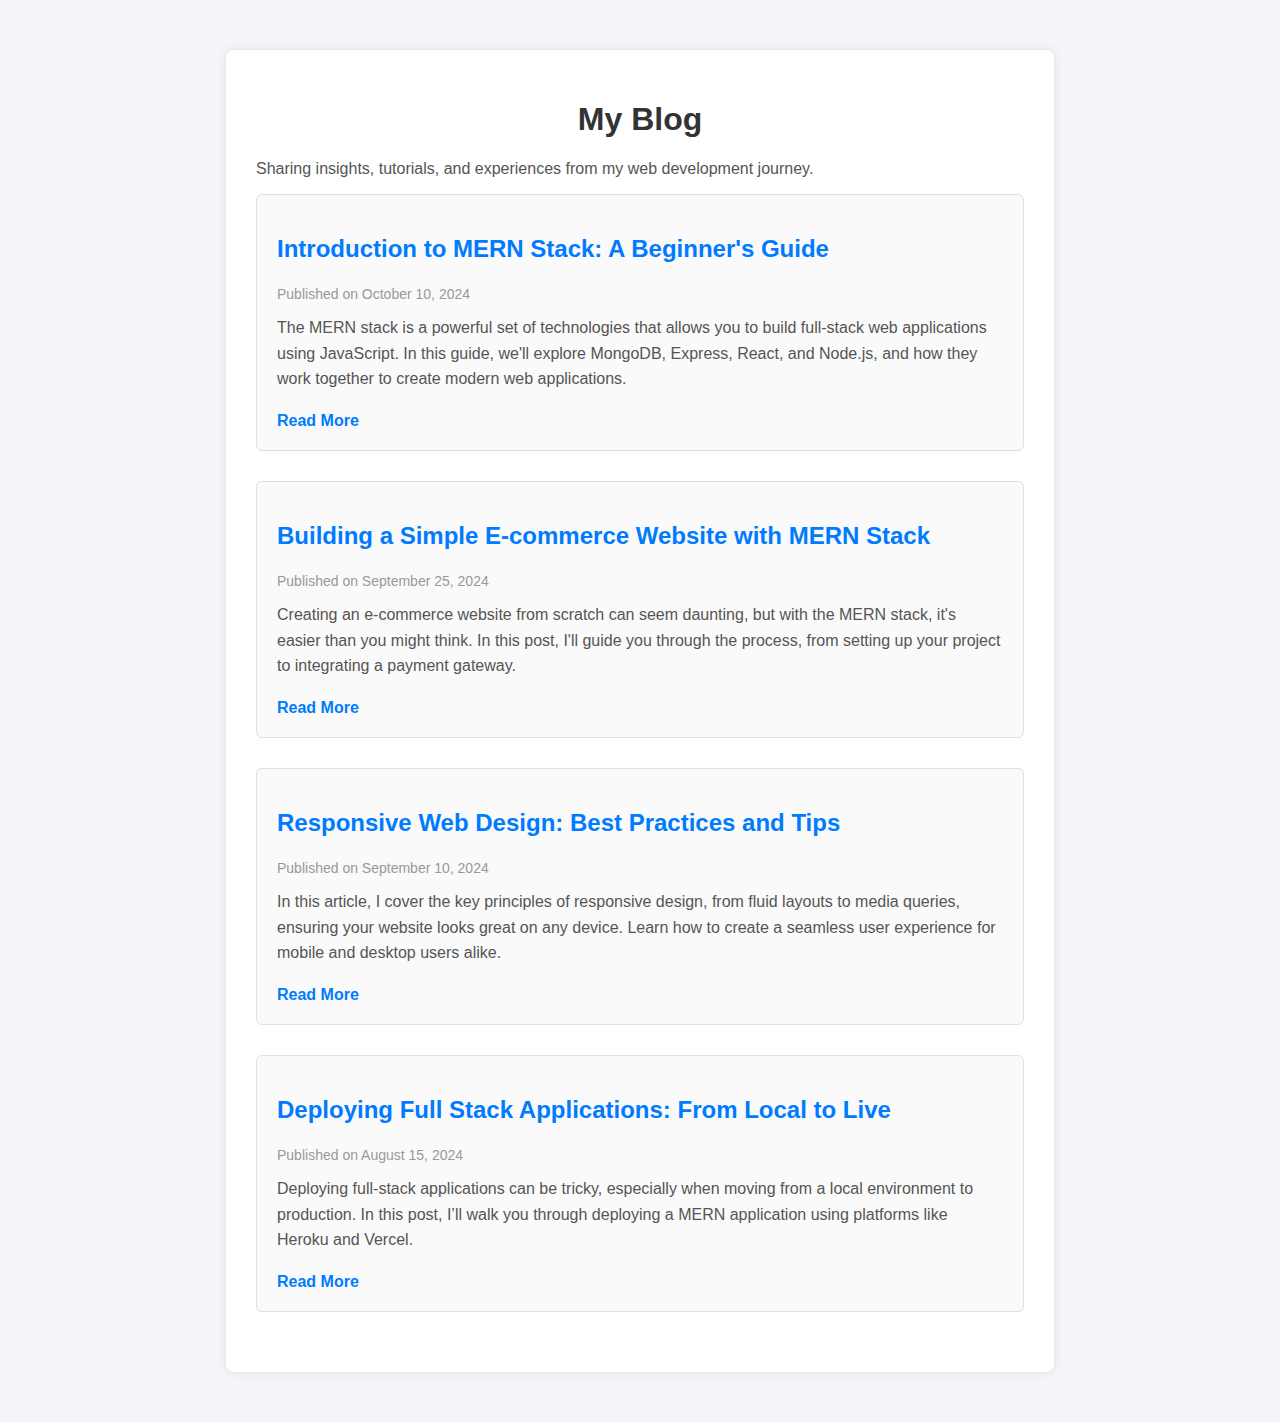
<file: blog.html>
<!DOCTYPE html>
<html lang="en">
<head>
    <meta charset="UTF-8">
    <meta name="viewport" content="width=device-width, initial-scale=1.0">
    <title>Blog</title>
    <link rel="stylesheet" href="style3.css">
</head>
<body>
    <div class="blog-container">
        <h1>My Blog</h1>
        <p>Sharing insights, tutorials, and experiences from my web development journey.</p>

        <!-- Blog Post 1 -->
        <div class="blog-post">
            <h2>Introduction to MERN Stack: A Beginner's Guide</h2>
            <p class="date">Published on October 10, 2024</p>
            <p>The MERN stack is a powerful set of technologies that allows you to build full-stack web applications using JavaScript. In this guide, we'll explore MongoDB, Express, React, and Node.js, and how they work together to create modern web applications.</p>
            <a href="blogposttemplates/blog1.html" class="read-more">Read More</a>
        </div>

        <!-- Blog Post 2 -->
        <div class="blog-post">
            <h2>Building a Simple E-commerce Website with MERN Stack</h2>
            <p class="date">Published on September 25, 2024</p>
            <p>Creating an e-commerce website from scratch can seem daunting, but with the MERN stack, it's easier than you might think. In this post, I'll guide you through the process, from setting up your project to integrating a payment gateway.</p>
            <a href="blog2.html" class="read-more">Read More</a>
        </div>

        <!-- Blog Post 3 -->
        <div class="blog-post">
            <h2>Responsive Web Design: Best Practices and Tips</h2>
            <p class="date">Published on September 10, 2024</p>
            <p>In this article, I cover the key principles of responsive design, from fluid layouts to media queries, ensuring your website looks great on any device. Learn how to create a seamless user experience for mobile and desktop users alike.</p>
            <a href="blog3.html" class="read-more">Read More</a>
        </div>

        <!-- Blog Post 4 -->
        <div class="blog-post">
            <h2>Deploying Full Stack Applications: From Local to Live</h2>
            <p class="date">Published on August 15, 2024</p>
            <p>Deploying full-stack applications can be tricky, especially when moving from a local environment to production. In this post, I’ll walk you through deploying a MERN application using platforms like Heroku and Vercel.</p>
            <a href="blog4.html" class="read-more">Read More</a>
        </div>
    </div>
</body>
</html>
</file>
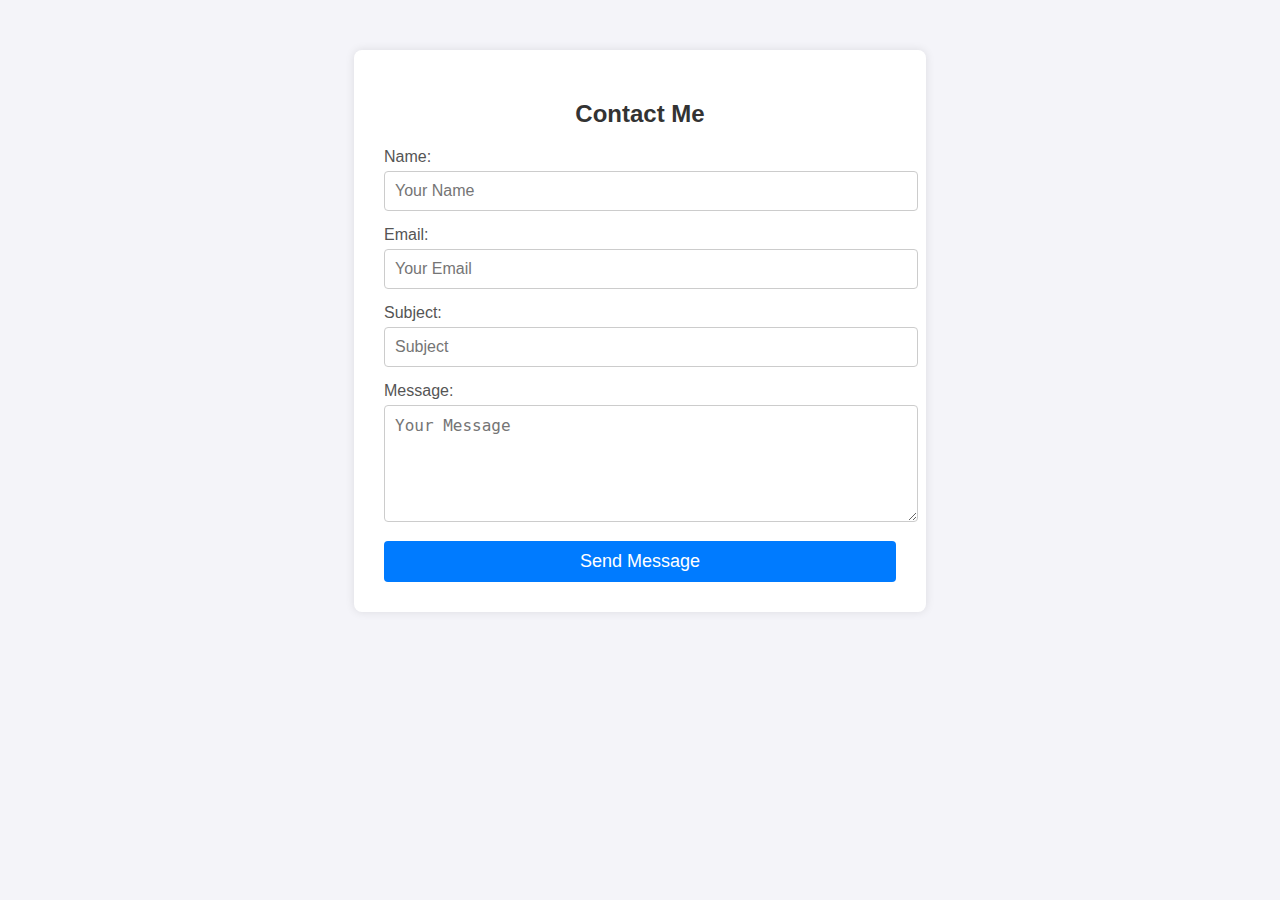
<file: contact.html>
<!DOCTYPE html>
<html lang="en">
<head>
    <meta charset="UTF-8">
    <meta name="viewport" content="width=device-width, initial-scale=1.0">
    <title>Contact Me</title>
    <link rel="stylesheet" href="style1.css">
</head>
<body>
    <div class="contact-container">
        <h2>Contact Me</h2>
        <form action="submit_form.php" method="POST" class="contact-form">
            <div class="form-group">
                <label for="name">Name:</label>
                <input type="text" id="name" name="name" required placeholder="Your Name">
            </div>
            <div class="form-group">
                <label for="email">Email:</label>
                <input type="email" id="email" name="email" required placeholder="Your Email">
            </div>
            <div class="form-group">
                <label for="subject">Subject:</label>
                <input type="text" id="subject" name="subject" required placeholder="Subject">
            </div>
            <div class="form-group">
                <label for="message">Message:</label>
                <textarea id="message" name="message" rows="5" required placeholder="Your Message"></textarea>
            </div>
            <button type="submit" class="submit-btn">Send Message</button>
        </form>
    </div>
</body>
</html>
</file>
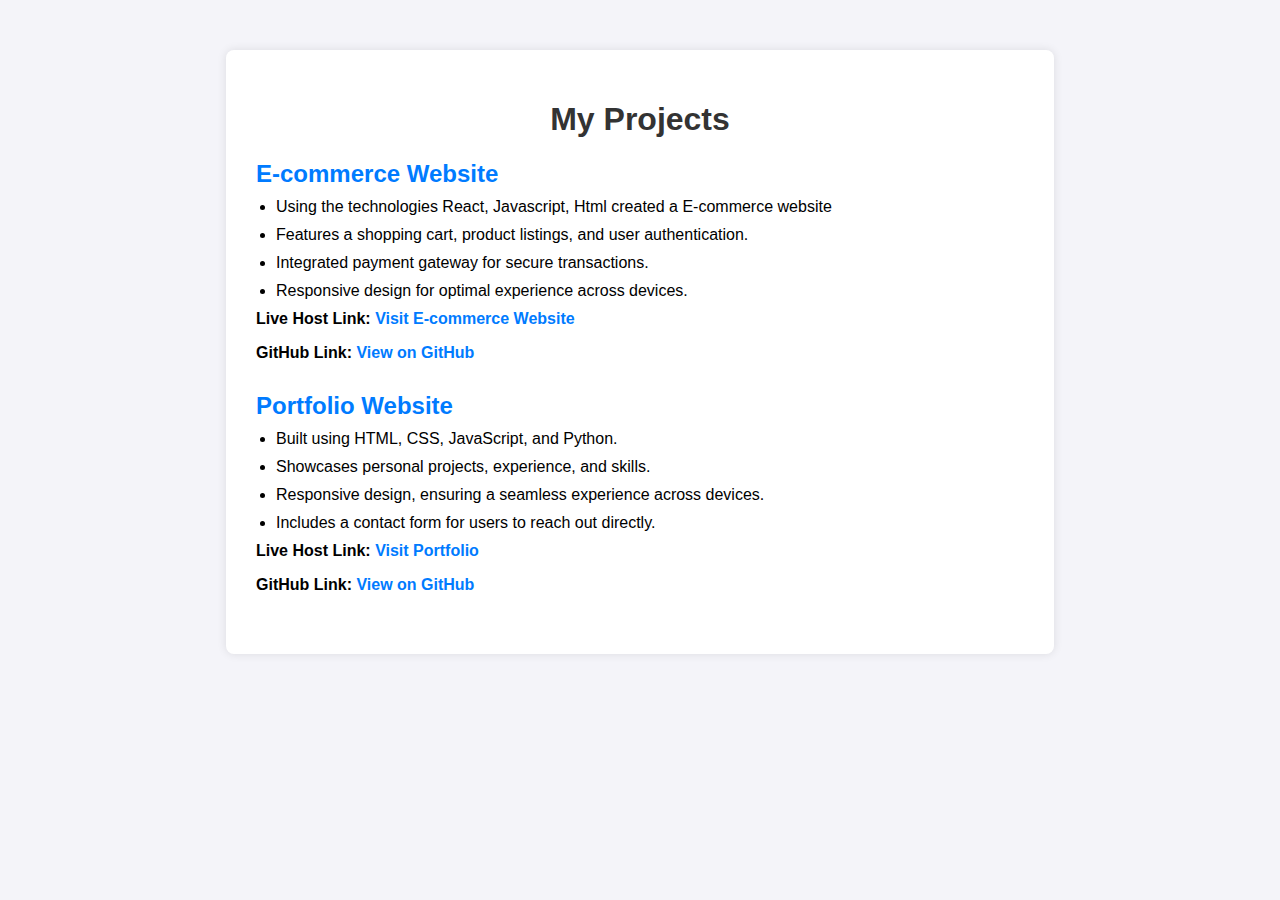
<file: projects.html>
<!DOCTYPE html>
<html lang="en">
<head>
    <meta charset="UTF-8">
    <meta name="viewport" content="width=device-width, initial-scale=1.0">
    <title>Projects</title>
    <link rel="stylesheet" href="style2.css">
</head>
<body>
    <div class="projects-container">
        <h1>My Projects</h1>

        <!-- E-commerce Website Project -->
        <div class="project">
            <h2>E-commerce Website</h2>
            <ul>
                <li>Using the technologies React, Javascript, Html created a E-commerce website</li>
                <li>Features a shopping cart, product listings, and user authentication.</li>
                <li>Integrated payment gateway for secure transactions.</li>
                <li>Responsive design for optimal experience across devices.</li>
            </ul>
            <p><strong>Live Host Link:</strong> <a href="https://e-commerce-8po2avfhy-sabir-pattekaris-projects.vercel.app/" target="_blank">Visit E-commerce Website</a></p>
            <p><strong>GitHub Link:</strong> <a href="https://github.com/SabirPattekari/E-commerce" target="_blank">View on GitHub</a></p>
        </div>

        <!-- Portfolio Website Project -->
        <div class="project">
            <h2>Portfolio Website</h2>
            <ul>
                <li>Built using HTML, CSS, JavaScript, and Python.</li>
                <li>Showcases personal projects, experience, and skills.</li>
                <li>Responsive design, ensuring a seamless experience across devices.</li>
                <li>Includes a contact form for users to reach out directly.</li>
            </ul>
            <p><strong>Live Host Link:</strong> <a href="https://sabirpattekari.github.io/PortFolio/" target="_blank">Visit Portfolio</a></p>
            <p><strong>GitHub Link:</strong> <a href="https://github.com/SabirPattekari/PortFolio" target="_blank">View on GitHub</a></p>
        </div>

    </div>
</body>
</html>
</file>
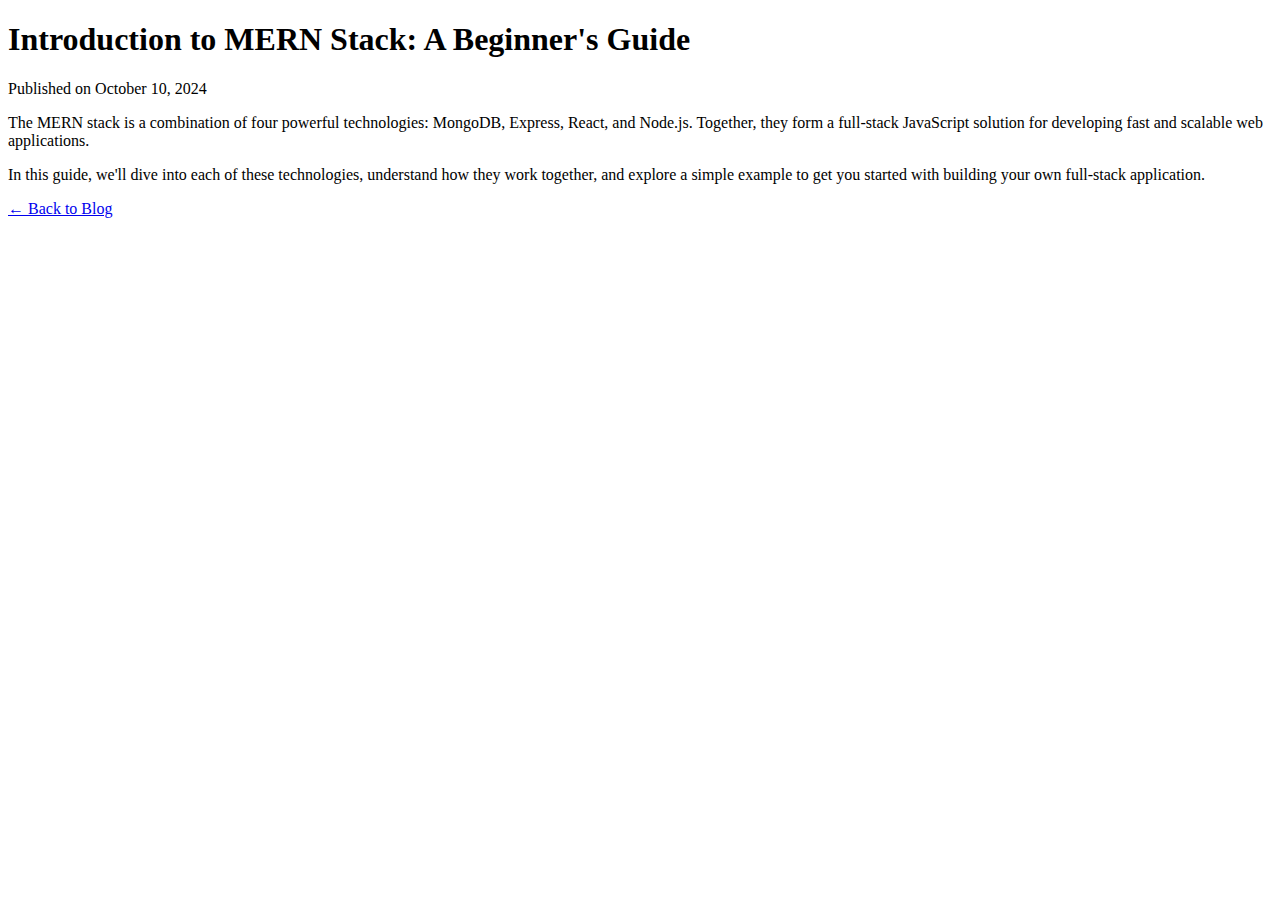
<file: blogposttemplates/blog1.html>
<!DOCTYPE html>
<html lang="en">
<head>
    <meta charset="UTF-8">
    <meta name="viewport" content="width=device-width, initial-scale=1.0">
    <title>Introduction to MERN Stack</title>
    <link rel="stylesheet" href="blog1.html">
</head>
<body>
    <div class="post-container">
        <h1>Introduction to MERN Stack: A Beginner's Guide</h1>
        <p class="date">Published on October 10, 2024</p>
        <p>The MERN stack is a combination of four powerful technologies: MongoDB, Express, React, and Node.js. Together, they form a full-stack JavaScript solution for developing fast and scalable web applications.</p>
        <p>In this guide, we'll dive into each of these technologies, understand how they work together, and explore a simple example to get you started with building your own full-stack application.</p>
        <!-- Add more content here -->
        <a href="index.html" class="back-link">← Back to Blog</a>
    </div>
</body>
</html>
</file>
<file: style3.css>
body {
    font-family: Arial, sans-serif;
    background-color: #f4f4f9;
    margin: 0;
    padding: 0;
}

.blog-container {
    width: 60%;
    margin: 50px auto;
    background-color: #fff;
    padding: 30px;
    box-shadow: 0 0 10px rgba(0, 0, 0, 0.1);
    border-radius: 8px;
}

h1 {
    text-align: center;
    color: #333;
}

p {
    font-size: 16px;
    color: #555;
}

.blog-post {
    margin-bottom: 30px;
    padding: 20px;
    border: 1px solid #e0e0e0;
    border-radius: 6px;
    background-color: #fafafa;
}

.blog-post h2 {
    color: #007BFF;
}

.blog-post .date {
    font-size: 14px;
    color: #999;
}

.blog-post p {
    margin: 10px 0;
    line-height: 1.6;
}

a.read-more {
    display: inline-block;
    margin-top: 10px;
    color: #007BFF;
    text-decoration: none;
    font-weight: bold;
}

a.read-more:hover {
    text-decoration: underline;
}
</file>
<file: style1.css>
body {
    font-family: Arial, sans-serif;
    background-color: #f4f4f9;
    margin: 0;
    padding: 0;
}

.contact-container {
    width: 40%;
    margin: 50px auto;
    background-color: #fff;
    padding: 30px;
    box-shadow: 0 0 10px rgba(0, 0, 0, 0.1);
    border-radius: 8px;
}

h2 {
    text-align: center;
    margin-bottom: 20px;
    color: #333;
}

.contact-form .form-group {
    margin-bottom: 15px;
}

.contact-form label {
    display: block;
    font-size: 16px;
    margin-bottom: 5px;
    color: #555;
}

.contact-form input,
.contact-form textarea {
    width: 100%;
    padding: 10px;
    border: 1px solid #ccc;
    border-radius: 4px;
    font-size: 16px;
}

.contact-form input:focus,
.contact-form textarea:focus {
    outline: none;
    border-color: #007BFF;
}

.submit-btn {
    display: block;
    width: 100%;
    padding: 10px;
    background-color: #007BFF;
    color: #fff;
    font-size: 18px;
    border: none;
    border-radius: 4px;
    cursor: pointer;
}

.submit-btn:hover {
    background-color: #0056b3;
}
</file>
<file: style2.css>
body {
    font-family: Arial, sans-serif;
    background-color: #f4f4f9;
    margin: 0;
    padding: 0;
}

.projects-container {
    width: 60%;
    margin: 50px auto;
    background-color: #fff;
    padding: 30px;
    box-shadow: 0 0 10px rgba(0, 0, 0, 0.1);
    border-radius: 8px;
}

h1 {
    text-align: center;
    color: #333;
}

.project {
    margin-bottom: 30px;
}

h2 {
    color: #007BFF;
    margin-bottom: 10px;
}

ul {
    margin: 0;
    padding-left: 20px;
    list-style-type: disc;
}

ul li {
    margin-bottom: 10px;
    font-size: 16px;
}

p {
    font-size: 16px;
    margin-top: 10px;
}

a {
    color: #007BFF;
    text-decoration: none;
}

a:hover {
    text-decoration: underline;
}

.project p {
    font-weight: bold;
}
</file>
